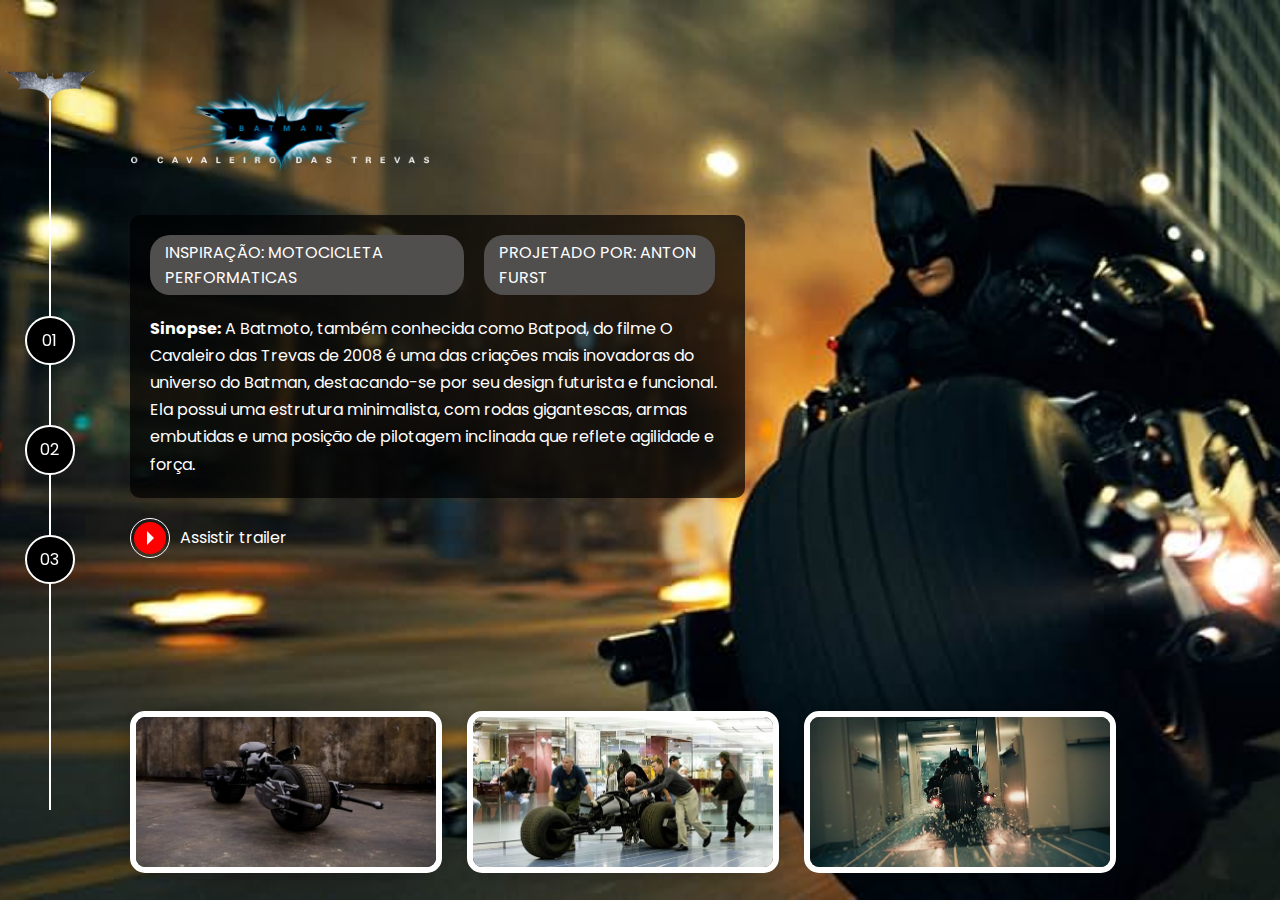
<file: src/pages/BATMAN(2008)/batman-carro.html>
<!DOCTYPE html>
<html lang="pt-br">
  <head>
    <meta charset="UTF-8" />
    <meta name="viewport" content="width=device-width, initial-scale=1.0" />
    <title>Batman | Multiverso</title>

    <!-- ICON -->
    <link
      rel="shortcut icon"
      href="../../assets/icon/icon.png"
      type="image/x-icon"
    />

    <!-- CSS -->
    <link rel="stylesheet" href="../../estilos/interno.css" />

    <!-- FANCYBOX -->
    <link
      rel="stylesheet"
      href="https://cdn.jsdelivr.net/npm/@fancyapps/ui@4.0/dist/fancybox.css"
    />
  </head>
  <body>
    <div class="b-wrapper">
      <div class="b-left_column">
        <nav class="navigator">
          <div class="navigator__icon">
            <a href="../../../index.html">
              <img
                src="../../assets/batman-2008/LogoSimples.png"
                alt=""
                width="90px"
              />
            </a>
          </div>
          <ul>
            <li><a href="batman-resenha.html">01</a></li>
            <li><a href="batman-carro.html">02</a></li>
            <li><a href="batman-traje.html">03</a></li>
          </ul>
        </nav>
      </div>
      <div class="b-main_content b-batman-02-02">
        <div class="b-main_content__top">
          <div class="b-logo">
            <img
              src="../../assets/batman-2008/LogoNormal.png"
              title="Batman(2008)"
              alt="Batman - Logo do Filme Batman (2008)"
              width="300px"
            />
          </div>

          <div class="b-description">
            <div class="pills">
              <ul>
                <li>inspiração: motocicleta performaticas</li>
                <li>projetado por: Anton Furst</li>
              </ul>
            </div>

            <div class="b-description__text">
              <p>
                <strong>Sinopse:</strong>&nbsp;A Batmoto, também conhecida como
                Batpod, do filme O Cavaleiro das Trevas de 2008 é uma das
                criações mais inovadoras do universo do Batman, destacando-se
                por seu design futurista e funcional. Ela possui uma estrutura
                minimalista, com rodas gigantescas, armas embutidas e uma
                posição de pilotagem inclinada que reflete agilidade e força.
              </p>
            </div>
          </div>

          <div class="b-links">
            <ul>
              <li>
                <a
                  href="https://youtu.be/zqfz04yCTnE?si=LenGu4xML7ju8UF3"
                  class="link-button"
                  target="_blank"
                >
                  <span class="icon">
                    <div class="play-icon">&nbsp;</div>
                  </span>
                  <span class="label"> Assistir trailer </span>
                </a>
              </li>
            </ul>
          </div>
        </div>

        <div class="b-main_content__bottom">
          <div class="gallery">
            <ul>
              <li>
                <a
                  data-fancybox
                  href="../../assets/batman-2008/galeria-moto/image1.png"
                  ><img src="../../assets/batman-2008/galeria-moto/image1.png"
                /></a>
              </li>
              <li>
                <a
                  data-fancybox
                  href="../../assets/batman-2008/galeria-moto/image2.png"
                  ><img src="../../assets/batman-2008/galeria-moto/image2.png"
                /></a>
              </li>
              <li>
                <a
                  data-fancybox
                  href="../../assets/batman-2008/galeria-moto/image3.png"
                  ><img src="../../assets/batman-2008/galeria-moto/image3.png"
                /></a>
              </li>
            </ul>
          </div>
        </div>
      </div>
    </div>

    <script
      defer
      src="https://cdn.jsdelivr.net/npm/@fancyapps/ui@4.0/dist/fancybox.umd.js"
    ></script>
    <script></script>
  </body>
</html>
</file>
<file: src/estilos/interno.css>
@import url('reset.css');
@import url('global.css');
@import url('_navigator.css');
@import url('_gallery.css');
@import url('_pills.css');
@import url('_link-button.css');

.b-wrapper {
  display: flex;
  height: 100vh;
  flex-flow: row nowrap;

  & video {
    position: fixed;
    object-fit: cover;
    height: 100%;
    width: 100%;
  }

  & .b-left_column {
    width: 100px;
    height: 100%;
    display: flex;
    justify-content: center;
    align-items: center;
    position: fixed;
    padding-right: 50px;
    left: 0;
    top: 0;
    z-index: 1;
  }

  & .b-main_content {
    height: 100%;
    width: 100%;
    padding-left: 130px;
    position: relative;

    & .b-main_content__top {
      height: 80vh;
      display: flex;
      flex-direction: column;
      justify-content: flex-start;

      & .b-logo {
        img {
          margin-top: 50px;
          margin-left: 0;
          margin-bottom: 30px;
          width: 300px;
        }
      }

      & .b-description {
        background-color: rgba(0, 0, 0, 0.7);
        max-width: 50%;
        padding: 20px;
        border-radius: 10px;

        & .pills {
          margin-bottom: 20px;
        }

        & .b-description__text {
          color: #fff;
          line-height: 170%;
        }
      }

      & .b-links {
        padding: 20px;
        padding-left: 0;

        & ul {
          display: flex;
          flex-direction: row;
        }
      }
    }

    & .b-main_content__bottom {
      height: 20vh;
      display: flex;
      flex-direction: column;
      justify-content: flex-end;
    }
  }
}

.b-batman-01-02 {
  background-image: url("../assets/batman-1989/btmovel.png");
  background-size: cover;
  background-position: center;
  position: absolute;
}


.b-batman-01-03 {
  background-image: url("../assets/batman-1989/fundoTraje.png");
  background-size: cover;
  background-position: center;
  position: absolute;
}

.b-batman-02-02 {
  background-image: url("../assets/batman-2008/batmoto.png");
  background-size: cover;
  background-position: center;
  position: absolute;
}

.b-batman-02-03 {
  background-image: url("../assets/batman-2008/trajeFundo.png");
  background-size: cover;
  background-position: center;
  position: absolute;
}

.b-batman-03-02 {
  background-image: url("../assets/batman-2022/Batmovel.png");
  background-size: cover;
  background-position: center;
  position: absolute;
}

.b-batman-03-03 {
  background-image: url("../assets/batman-2022/trajeFundo.png");
  background-size: cover;
  background-position: center;
  position: absolute;
}

@media (max-width: 1024px) {
  .b-wrapper .b-left-column {
    width: 80px;
    padding-right: 20px;
  }

  .b-wrapper .b-main-content {
    padding-left: 100px;
  }

  .b-wrapper .b-main-content__top .b-description {
    max-width: 70%;
  }

  .b-wrapper .b-main-content .b-logo img {
    margin-top: 30px;
    margin-bottom: 20px;
    max-width: 80%;
  }

  .b-wrapper video {
    height: auto;
    object-fit: cover;
    width: 100%;
  }

  .b-wrapper .gallery ul li img {
    max-width: 90%;
  }
}

@media (max-width: 768px) {

  .b-wrapper video {
    object-fit: contain;
    min-width: 100%;
    min-height: 100%;
  }

  .b-wrapper .b-left-column {
    width: 60px;
  }

  .b-wrapper .b-main-content {
    padding-left: 80px;
  }

  .b-wrapper .b-main-content__top .b-description {
    max-width: 90%;
    font-size: 0.9rem;
  }

  .b-wrapper .b-main-content .b-logo img {
    max-width: 70%;
  }

  .b-wrapper .b-main-content .b-links ul {
    flex-direction: column;
  }

  .b-wrapper .gallery ul li img {
    display: flex;
    justify-content: center;
    align-items: center;
    flex-direction: row;
  }
}

@media (max-width: 480px) {
  .b-wrapper .s-left-column {
    width: 50px;
  }

  .b-wrapper .b-main-content {
    padding-left: 60px;
  }

  .b-description {
    height: 200px;
    width: 500px;
    background-size: cover;
    overflow: auto;
    font-size: 0.8rem;
    padding: 5px;
  }

  .b-wrapper .b-main-content .b-logo img {
    max-width: 60%;
  }

  .b-wrapper video {
    height: auto;
    object-fit: cover;
  }

  .b-wrapper .b-main-content .b-links ul li {
    margin-bottom: 10px;
  }

}
</file>
